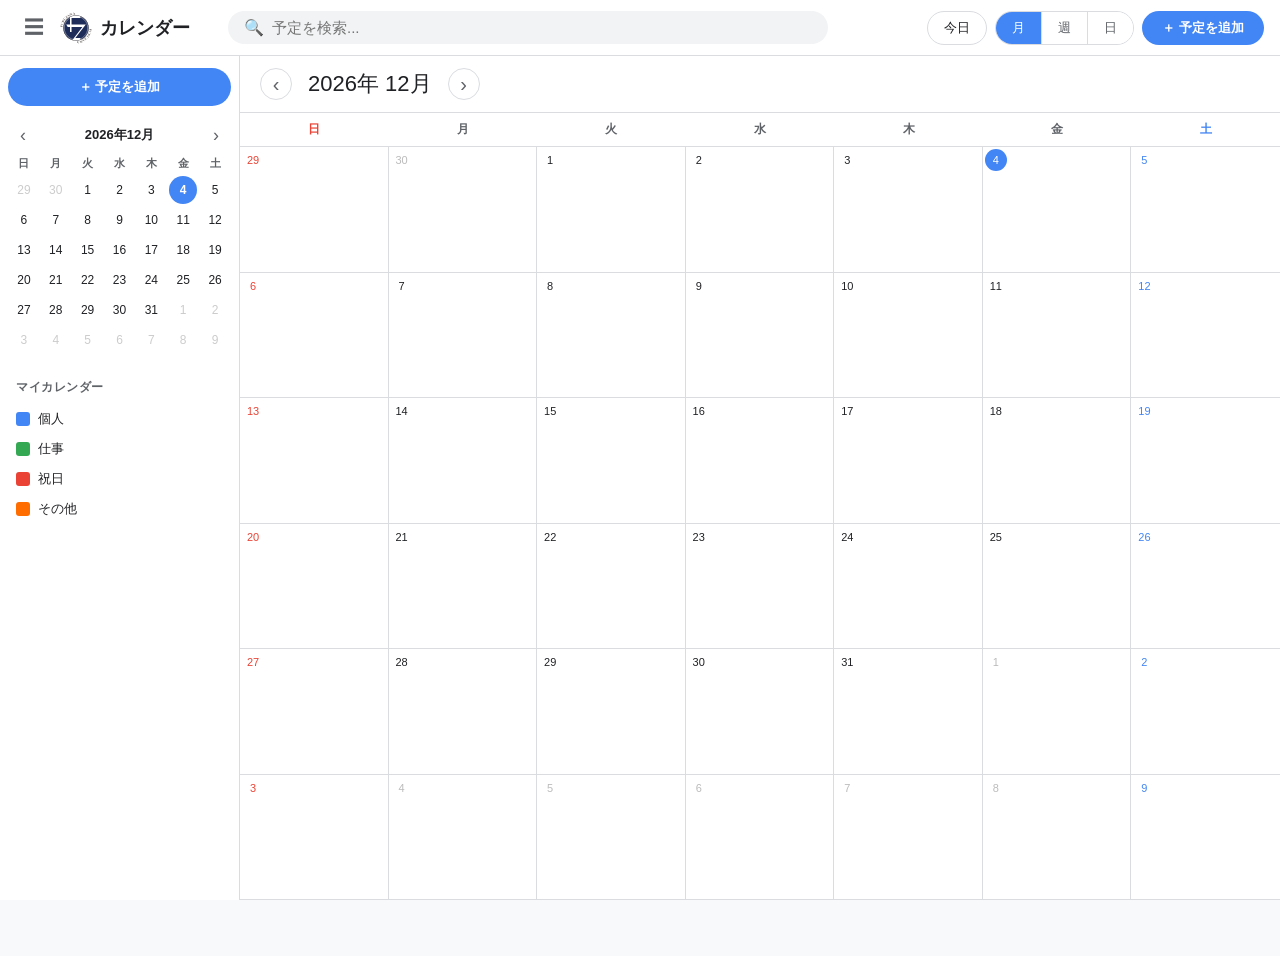
<file: index.html>
<!DOCTYPE html>
<html lang="ja">
<head>
  <meta charset="UTF-8">
  <meta name="viewport" content="width=device-width, initial-scale=1.0">
  <title>予定管理カレンダー</title>
  <link rel="icon" type="image/svg+xml" href="icon.svg">
  <link rel="apple-touch-icon" href="apple-touch-icon.png">
  <meta name="apple-mobile-web-app-capable" content="yes">
  <meta name="apple-mobile-web-app-status-bar-style" content="default">
  <meta name="apple-mobile-web-app-title" content="フクザワ予定管理">
  <link rel="stylesheet" href="style.css">
</head>
<body>

<!-- ===== ヘッダー ===== -->
<header class="header">
  <div class="header-left">
    <button class="hamburger" id="sidebarToggle">&#9776;</button>
    <img src="icon.svg" class="logo-icon" alt="logo">
    <span class="logo">カレンダー</span>
  </div>
  <div class="header-center">
    <div class="search-box">
      <span class="search-icon">🔍</span>
      <input type="text" id="searchInput" placeholder="予定を検索...">
      <button class="search-clear" id="searchClear">✕</button>
    </div>
  </div>
  <div class="header-right">
    <button class="btn-today" id="btnToday">今日</button>
    <div class="view-switcher">
      <button class="view-btn active" data-view="month">月</button>
      <button class="view-btn" data-view="week">週</button>
      <button class="view-btn" data-view="day">日</button>
    </div>
    <button class="btn-new-event" id="btnNewEvent">＋ 予定を追加</button>
  </div>
</header>

<!-- ===== メインレイアウト ===== -->
<div class="main-layout">

  <!-- ===== サイドバー ===== -->
  <aside class="sidebar" id="sidebar">
    <button class="sidebar-new-btn" id="sidebarNewBtn">＋ 予定を追加</button>

    <!-- ミニカレンダー -->
    <div class="mini-calendar">
      <div class="mini-cal-header">
        <button class="mini-nav" id="miniPrev">&#8249;</button>
        <span class="mini-cal-title" id="miniCalTitle"></span>
        <button class="mini-nav" id="miniNext">&#8250;</button>
      </div>
      <div class="mini-cal-grid">
        <div class="mini-day-label">日</div>
        <div class="mini-day-label">月</div>
        <div class="mini-day-label">火</div>
        <div class="mini-day-label">水</div>
        <div class="mini-day-label">木</div>
        <div class="mini-day-label">金</div>
        <div class="mini-day-label">土</div>
        <div id="miniCalDays"></div>
      </div>
    </div>

    <!-- カレンダーリスト -->
    <div class="calendar-list">
      <div class="calendar-list-title">マイカレンダー</div>
      <label class="cal-item"><input type="checkbox" checked data-cal="personal"><span class="cal-color personal"></span>個人</label>
      <label class="cal-item"><input type="checkbox" checked data-cal="work"><span class="cal-color work"></span>仕事</label>
      <label class="cal-item"><input type="checkbox" checked data-cal="holiday"><span class="cal-color holiday"></span>祝日</label>
      <label class="cal-item"><input type="checkbox" checked data-cal="other"><span class="cal-color other"></span>その他</label>
    </div>
  </aside>

  <!-- ===== カレンダー本体 ===== -->
  <div class="calendar-container">

    <!-- ナビゲーションバー -->
    <div class="cal-nav">
      <button class="nav-btn" id="btnPrev">&#8249;</button>
      <h2 class="cal-title" id="calTitle"></h2>
      <button class="nav-btn" id="btnNext">&#8250;</button>
    </div>

    <!-- 月表示 -->
    <div class="view-container" id="monthView">
      <div class="month-grid">
        <div class="day-header">日</div>
        <div class="day-header">月</div>
        <div class="day-header">火</div>
        <div class="day-header">水</div>
        <div class="day-header">木</div>
        <div class="day-header">金</div>
        <div class="day-header">土</div>
      </div>
      <div class="month-body" id="monthBody"></div>
    </div>

    <!-- 週表示 -->
    <div class="view-container hidden" id="weekView">
      <div class="week-header-row" id="weekHeaderRow"></div>
      <div class="week-body">
        <div class="time-col" id="timeCol"></div>
        <div class="week-grid" id="weekGrid"></div>
      </div>
    </div>

    <!-- 日表示 -->
    <div class="view-container hidden" id="dayView">
      <div class="day-header-bar" id="dayHeaderBar"></div>
      <div class="day-body">
        <div class="time-col" id="dayTimeCol"></div>
        <div class="day-grid" id="dayGrid"></div>
      </div>
    </div>

    <!-- 検索結果 -->
    <div class="search-results hidden" id="searchResults">
      <h3 class="search-results-title">検索結果</h3>
      <div id="searchResultsList"></div>
    </div>

  </div>
</div>

<!-- ===== イベント追加・編集モーダル ===== -->
<div class="modal-overlay hidden" id="eventModal">
  <div class="modal">
    <div class="modal-header">
      <h3 id="modalTitle">予定を追加</h3>
      <button class="modal-close" id="modalClose">✕</button>
    </div>
    <div class="modal-body">
      <div class="form-group">
        <input type="text" id="eventTitle" placeholder="タイトル（必須）" class="form-input title-input">
      </div>
      <div class="form-group form-row">
        <label class="form-label">
          <input type="checkbox" id="allDayCheck"> 終日
        </label>
      </div>
      <div class="form-group form-row" id="dateTimeRow">
        <div class="form-col">
          <label class="form-label">開始</label>
          <input type="date" id="startDate" class="form-input">
          <input type="time" id="startTime" class="form-input" value="09:00">
        </div>
        <div class="form-col">
          <label class="form-label">終了</label>
          <input type="date" id="endDate" class="form-input">
          <input type="time" id="endTime" class="form-input" value="10:00">
        </div>
      </div>
      <div class="form-group">
        <input type="text" id="eventLocation" placeholder="📍 場所を追加" class="form-input">
      </div>
      <div class="form-group">
        <textarea id="eventDesc" placeholder="📝 メモを追加" class="form-input form-textarea" rows="3"></textarea>
      </div>
      <div class="form-group">
        <label class="form-label">カレンダー</label>
        <select id="eventCal" class="form-input form-select">
          <option value="personal">個人</option>
          <option value="work">仕事</option>
          <option value="holiday">祝日</option>
          <option value="other">その他</option>
        </select>
      </div>
      <div class="form-group">
        <label class="form-label">色</label>
        <div class="color-picker" id="colorPicker">
          <button class="color-btn active" data-color="#4285F4" style="background:#4285F4"></button>
          <button class="color-btn" data-color="#EA4335" style="background:#EA4335"></button>
          <button class="color-btn" data-color="#34A853" style="background:#34A853"></button>
          <button class="color-btn" data-color="#FBBC04" style="background:#FBBC04"></button>
          <button class="color-btn" data-color="#FF6D00" style="background:#FF6D00"></button>
          <button class="color-btn" data-color="#46BDC6" style="background:#46BDC6"></button>
          <button class="color-btn" data-color="#7986CB" style="background:#7986CB"></button>
          <button class="color-btn" data-color="#E67C73" style="background:#E67C73"></button>
        </div>
      </div>
      <div class="form-group">
        <label class="form-label">繰り返し</label>
        <select id="eventRepeat" class="form-input form-select">
          <option value="none">繰り返しなし</option>
          <option value="daily">毎日</option>
          <option value="weekly">毎週</option>
          <option value="monthly">毎月</option>
          <option value="yearly">毎年</option>
        </select>
      </div>
      <div class="form-group">
        <label class="form-label">通知</label>
        <select id="eventReminder" class="form-input form-select">
          <option value="none">通知なし</option>
          <option value="0">当日</option>
          <option value="10">10分前</option>
          <option value="30">30分前</option>
          <option value="60">1時間前</option>
          <option value="1440">1日前</option>
        </select>
      </div>
    </div>
    <div class="modal-footer">
      <button class="btn-delete hidden" id="btnDelete">削除</button>
      <div class="modal-footer-right">
        <button class="btn-cancel" id="btnCancel">キャンセル</button>
        <button class="btn-save" id="btnSave">保存</button>
      </div>
    </div>
  </div>
</div>

<!-- ===== イベント詳細ポップアップ ===== -->
<div class="event-popup hidden" id="eventPopup">
  <div class="popup-header">
    <div class="popup-color-bar" id="popupColorBar"></div>
    <div class="popup-actions">
      <button class="popup-btn" id="popupEdit" title="編集">✏️</button>
      <button class="popup-btn" id="popupDelete" title="削除">🗑️</button>
      <button class="popup-btn" id="popupClose" title="閉じる">✕</button>
    </div>
  </div>
  <div class="popup-body">
    <h4 class="popup-title" id="popupTitle"></h4>
    <div class="popup-info" id="popupDateTime"></div>
    <div class="popup-info" id="popupLocation"></div>
    <div class="popup-info" id="popupDesc"></div>
    <div class="popup-info" id="popupCal"></div>
  </div>
</div>

<div class="overlay-bg hidden" id="overlayBg"></div>

<script src="app.js"></script>
</body>
</html>
</file>
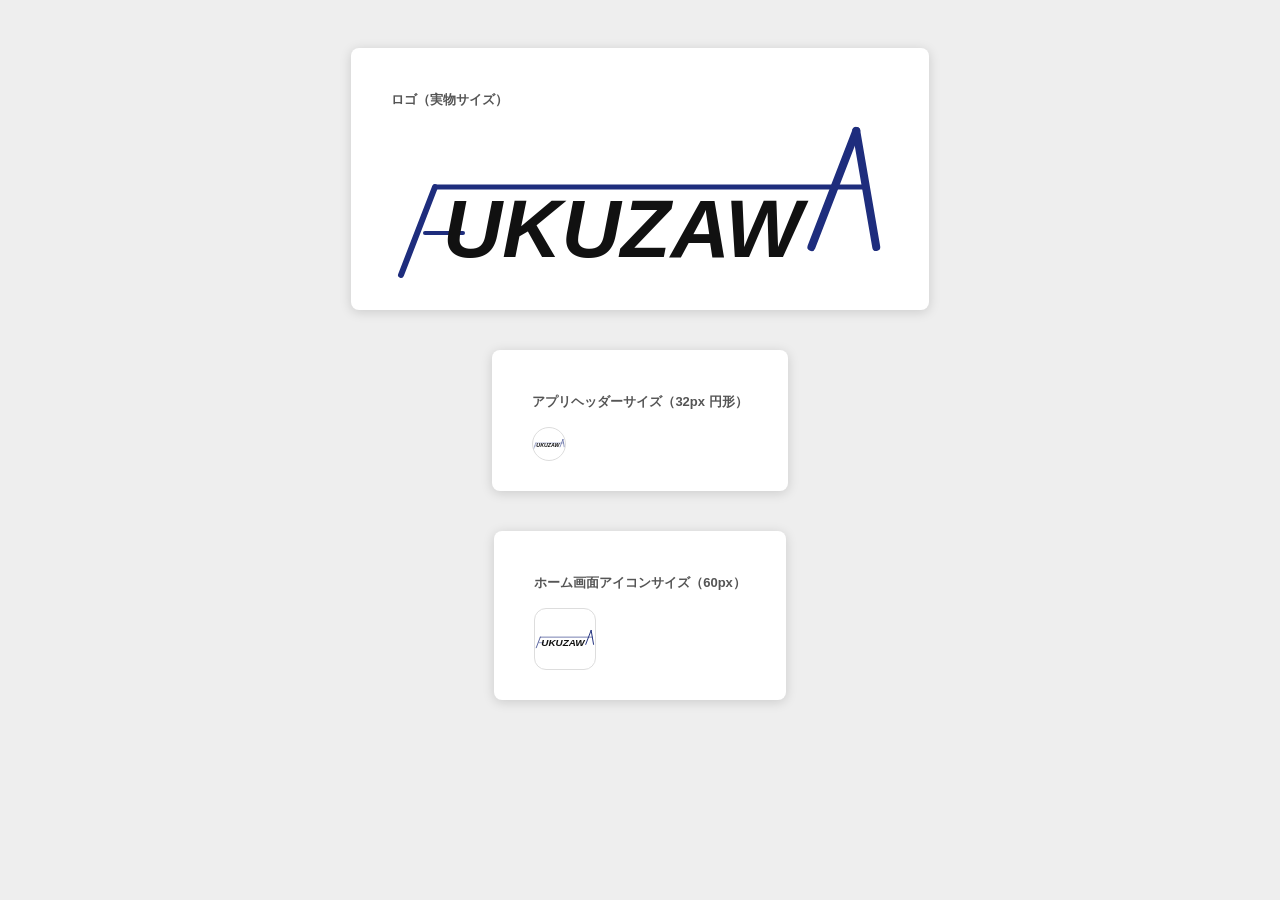
<file: icon-preview.html>
<!DOCTYPE html>
<html>
<head>
  <meta charset="UTF-8">
  <title>アイコンサンプル</title>
  <style>
    body { background: #eee; display: flex; flex-direction: column; align-items: center; gap: 40px; padding: 40px; font-family: sans-serif; }
    .box { background: white; padding: 30px 40px; border-radius: 8px; box-shadow: 0 2px 12px rgba(0,0,0,.15); }
    h3 { margin-bottom: 16px; color: #555; font-size: 13px; }
  </style>
</head>
<body>

  <div class="box">
    <h3>ロゴ（実物サイズ）</h3>
    <svg id="logo" xmlns="http://www.w3.org/2000/svg" style="display:block;"></svg>
  </div>

  <div class="box">
    <h3>アプリヘッダーサイズ（32px 円形）</h3>
    <div style="width:32px;height:32px;border-radius:50%;overflow:hidden;border:1px solid #ddd;">
      <svg id="icon32" xmlns="http://www.w3.org/2000/svg" width="32" height="32" style="display:block;"></svg>
    </div>
  </div>

  <div class="box">
    <h3>ホーム画面アイコンサイズ（60px）</h3>
    <div style="width:60px;height:60px;border-radius:12px;overflow:hidden;border:1px solid #ddd;">
      <svg id="icon60" xmlns="http://www.w3.org/2000/svg" width="60" height="60" style="display:block;"></svg>
    </div>
  </div>

<script>
const NS    = 'http://www.w3.org/2000/svg';
const NAVY  = '#1e2d7d';
const BLACK = '#111111';

// ---- レイアウト定数 ----
const VH       = 155;  // viewBox 高さ
const TOP_Y    = 62;   // F の上横線 ＝ A の横棒 Y（Aの中間位置）
const MID_Y    = 108;  // F の中横線 Y
const BOT_Y    = 150;  // F の左斜め線・下端 Y
const A_PEAK_Y = 6;    // A の頂点 Y（TOP_Y より大きく上）
const A_BOT_Y  = 122;  // A の足元 Y
const DIAG_TX  = 44;   // F の斜め線・上端 X
const DIAG_BX  = 10;   // F の斜め線・下端 X
const TEXT_X   = 52;   // UKUZAW テキスト開始 X
const TEXT_Y   = 132;  // UKUZAW ベースライン Y
const FS       = 82;   // フォントサイズ
const SW       = 5;    // 線の太さ

// F の斜め線の傾き（垂直方向/水平方向）
const F_SLOPE = (BOT_Y - TOP_Y) / (DIAG_TX - DIAG_BX); // (148-38)/(44-10) = 110/34 ≈ 3.24

const logo = document.getElementById('logo');

// ---- UKUZAW テキストを追加して幅を計測 ----
const kuzawEl = document.createElementNS(NS, 'text');
kuzawEl.setAttribute('x', TEXT_X);
kuzawEl.setAttribute('y', TEXT_Y);
kuzawEl.setAttribute('font-family', "'Arial Black','Arial',sans-serif");
kuzawEl.setAttribute('font-size', FS);
kuzawEl.setAttribute('font-weight', '900');
kuzawEl.setAttribute('font-style', 'italic');
kuzawEl.setAttribute('fill', BLACK);
kuzawEl.textContent = 'UKUZAW';
logo.appendChild(kuzawEl);

requestAnimationFrame(() => {
  const kb = kuzawEl.getBBox();
  const kRight = kb.x + kb.width;  // UKUZAW の右端 X

  // ---- A の座標計算 ----
  // 左脚: F と同じ傾きで (aLx, A_BOT_Y) → (aPx, A_PEAK_Y)
  const A_V = A_BOT_Y - A_PEAK_Y;         // 縦幅 = 120
  const aLegH = A_V / F_SLOPE;            // 左脚の水平幅 ≈ 37

  const aLx = kRight + 2;                 // 左足 X
  const aPx = aLx + aLegH;               // 頂点 X
  const aRx = aPx + 20;                  // 右足 X（右脚はやや急角度）

  // A の横棒が TOP_Y と交わる右脚上の X を求める
  // 右脚: (aPx, A_PEAK_Y) → (aRx, A_BOT_Y)
  const t_cross = (TOP_Y - A_PEAK_Y) / (A_BOT_Y - A_PEAK_Y);
  const xCrossR = aPx + (aRx - aPx) * t_cross;  // 右脚が TOP_Y と交わる X

  const VW = aRx + 12;

  // ---- 描画ヘルパー ----
  function mkLine(x1,y1,x2,y2,sw,cap) {
    const el = document.createElementNS(NS,'line');
    el.setAttribute('x1',x1); el.setAttribute('y1',y1);
    el.setAttribute('x2',x2); el.setAttribute('y2',y2);
    el.setAttribute('stroke', NAVY);
    el.setAttribute('stroke-width', sw||SW);
    el.setAttribute('stroke-linecap', cap||'round');
    return el;
  }

  // 1. F の左斜め線
  logo.insertBefore(mkLine(DIAG_BX, BOT_Y, DIAG_TX, TOP_Y, SW+1), kuzawEl);

  // 2. F の上横線 ＋ A の横棒（一本の線で DIAG_TX → xCrossR まで）
  logo.insertBefore(mkLine(DIAG_TX, TOP_Y, xCrossR, TOP_Y, SW), kuzawEl);

  // 3. F の中横線
  logo.insertBefore(mkLine(DIAG_TX-10, MID_Y, DIAG_TX+28, MID_Y, SW-1), kuzawEl);

  // 4. A の左脚（F と同角度）
  logo.appendChild(mkLine(aLx, A_BOT_Y, aPx, A_PEAK_Y, SW+3));

  // 5. A の右脚
  logo.appendChild(mkLine(aPx, A_PEAK_Y, aRx, A_BOT_Y, SW+3));

  // ---- viewBox・width 確定 ----
  logo.setAttribute('viewBox', `0 0 ${VW} ${VH}`);
  logo.setAttribute('width', VW);
  logo.setAttribute('height', VH);

  // icon32 / icon60 にコピー
  ['icon32','icon60'].forEach(id => {
    const el = document.getElementById(id);
    el.setAttribute('viewBox', `0 0 ${VW} ${VH}`);
    el.innerHTML = logo.innerHTML;
  });
});
</script>
</body>
</html>
</file>
<file: style.css>
/* ===== リセット & ベース ===== */
*, *::before, *::after { box-sizing: border-box; margin: 0; padding: 0; }

:root {
  --primary: #4285F4;
  --primary-dark: #3367d6;
  --sidebar-w: 240px;
  --header-h: 56px;
  --bg: #f8f9fa;
  --surface: #ffffff;
  --border: #dadce0;
  --text: #202124;
  --text-muted: #5f6368;
  --shadow: 0 1px 3px rgba(0,0,0,0.12), 0 1px 2px rgba(0,0,0,0.08);
  --shadow-lg: 0 4px 16px rgba(0,0,0,0.16);
  --radius: 8px;
  /* Calendar colors */
  --personal: #4285F4;
  --work: #34A853;
  --holiday: #EA4335;
  --other: #FF6D00;
}

html, body { height: 100%; font-family: 'Segoe UI', 'Hiragino Sans', 'Yu Gothic UI', sans-serif; background: var(--bg); color: var(--text); font-size: 14px; }

.hidden { display: none !important; }

/* ===== ヘッダー ===== */
.header {
  position: fixed; top: 0; left: 0; right: 0; z-index: 100;
  height: var(--header-h);
  background: var(--surface);
  border-bottom: 1px solid var(--border);
  display: flex; align-items: center;
  padding: 0 16px; gap: 12px;
}
.header-left { display: flex; align-items: center; gap: 8px; min-width: 200px; }
.hamburger { background: none; border: none; font-size: 20px; cursor: pointer; padding: 8px; border-radius: 50%; color: var(--text-muted); transition: background .15s; }
.hamburger:hover { background: #f1f3f4; }
.logo-icon { width: 32px; height: 32px; border-radius: 50%; flex-shrink: 0; }
.logo { font-size: 18px; font-weight: 600; color: var(--text); white-space: nowrap; }

.header-center { flex: 1; max-width: 600px; }
.search-box { display: flex; align-items: center; background: #f1f3f4; border-radius: 24px; padding: 0 16px; gap: 8px; transition: background .15s, box-shadow .15s; }
.search-box:focus-within { background: var(--surface); box-shadow: var(--shadow-lg); }
.search-icon { font-size: 16px; color: var(--text-muted); }
.search-box input { flex: 1; border: none; background: transparent; outline: none; padding: 8px 0; font-size: 15px; color: var(--text); }
.search-clear { background: none; border: none; cursor: pointer; color: var(--text-muted); font-size: 14px; padding: 4px; display: none; }
.search-box:focus-within .search-clear { display: block; }

.header-right { display: flex; align-items: center; gap: 8px; margin-left: auto; }
.btn-today { padding: 7px 16px; border: 1px solid var(--border); border-radius: 20px; background: var(--surface); cursor: pointer; font-size: 13px; color: var(--text); font-weight: 500; transition: background .15s; }
.btn-today:hover { background: #f1f3f4; }

.view-switcher { display: flex; border: 1px solid var(--border); border-radius: 20px; overflow: hidden; }
.view-btn { padding: 7px 16px; border: none; background: var(--surface); cursor: pointer; font-size: 13px; color: var(--text-muted); font-weight: 500; transition: background .15s, color .15s; }
.view-btn:not(:last-child) { border-right: 1px solid var(--border); }
.view-btn.active { background: var(--primary); color: #fff; }
.view-btn:not(.active):hover { background: #f1f3f4; color: var(--text); }

.btn-new-event { padding: 8px 20px; background: var(--primary); color: #fff; border: none; border-radius: 20px; cursor: pointer; font-size: 13px; font-weight: 600; white-space: nowrap; transition: background .15s, box-shadow .15s; }
.btn-new-event:hover { background: var(--primary-dark); box-shadow: var(--shadow); }

/* ===== メインレイアウト ===== */
.main-layout { display: flex; margin-top: var(--header-h); height: calc(100vh - var(--header-h)); overflow: hidden; }

/* ===== サイドバー ===== */
.sidebar { width: var(--sidebar-w); background: var(--surface); border-right: 1px solid var(--border); padding: 12px 8px; overflow-y: auto; flex-shrink: 0; transition: width .2s, padding .2s; }
.sidebar.collapsed { width: 0; padding: 0; overflow: hidden; }

.sidebar-new-btn { width: 100%; padding: 10px; background: var(--primary); color: #fff; border: none; border-radius: 20px; cursor: pointer; font-size: 13px; font-weight: 600; margin-bottom: 16px; transition: background .15s; }
.sidebar-new-btn:hover { background: var(--primary-dark); }

/* ミニカレンダー */
.mini-calendar { margin-bottom: 16px; }
.mini-cal-header { display: flex; align-items: center; justify-content: space-between; padding: 0 4px; margin-bottom: 4px; }
.mini-cal-title { font-size: 13px; font-weight: 600; color: var(--text); }
.mini-nav { background: none; border: none; cursor: pointer; font-size: 18px; color: var(--text-muted); padding: 4px 8px; border-radius: 50%; transition: background .15s; line-height: 1; }
.mini-nav:hover { background: #f1f3f4; }

.mini-cal-grid { display: grid; grid-template-columns: repeat(7, 1fr); }
.mini-day-label { text-align: center; font-size: 11px; color: var(--text-muted); padding: 4px 0; font-weight: 600; }
#miniCalDays { display: contents; }
.mini-day { text-align: center; font-size: 12px; padding: 3px; cursor: pointer; border-radius: 50%; width: 28px; height: 28px; display: flex; align-items: center; justify-content: center; margin: 1px auto; transition: background .1s; }
.mini-day:hover { background: #f1f3f4; }
.mini-day.other-month { color: #ccc; }
.mini-day.today { background: var(--primary); color: #fff; font-weight: 700; }
.mini-day.today:hover { background: var(--primary-dark); }
.mini-day.selected { background: #e8f0fe; color: var(--primary); font-weight: 700; }
.mini-day.has-event::after { content: '•'; display: block; font-size: 8px; line-height: 0; margin-top: -2px; color: var(--primary); }
.mini-day.today.has-event::after { color: #fff; }

/* カレンダーリスト */
.calendar-list { padding: 4px 0; }
.calendar-list-title { font-size: 12px; font-weight: 700; color: var(--text-muted); padding: 4px 8px; text-transform: uppercase; letter-spacing: 0.5px; margin-bottom: 4px; }
.cal-item { display: flex; align-items: center; gap: 8px; padding: 6px 8px; cursor: pointer; border-radius: 4px; font-size: 13px; color: var(--text); transition: background .15s; }
.cal-item:hover { background: #f1f3f4; }
.cal-item input { display: none; }
.cal-color { width: 14px; height: 14px; border-radius: 3px; flex-shrink: 0; }
.cal-color.personal { background: var(--personal); }
.cal-color.work { background: var(--work); }
.cal-color.holiday { background: var(--holiday); }
.cal-color.other { background: var(--other); }
.cal-item input:not(:checked) ~ .cal-color { opacity: 0.3; }

/* ===== カレンダー本体 ===== */
.calendar-container { flex: 1; display: flex; flex-direction: column; overflow: hidden; background: var(--surface); }

.cal-nav { display: flex; align-items: center; gap: 16px; padding: 12px 20px; border-bottom: 1px solid var(--border); }
.nav-btn { background: none; border: 1px solid var(--border); border-radius: 50%; width: 32px; height: 32px; font-size: 20px; cursor: pointer; color: var(--text-muted); display: flex; align-items: center; justify-content: center; transition: background .15s; line-height: 1; }
.nav-btn:hover { background: #f1f3f4; }
.cal-title { font-size: 22px; font-weight: 400; color: var(--text); }

.view-container { flex: 1; overflow: hidden; display: flex; flex-direction: column; }

/* ===== 月表示 ===== */
.month-grid { display: grid; grid-template-columns: repeat(7, 1fr); border-bottom: 1px solid var(--border); }
.day-header { text-align: center; padding: 8px; font-size: 12px; font-weight: 600; color: var(--text-muted); text-transform: uppercase; }
.day-header:first-child { color: #EA4335; }
.day-header:last-child { color: var(--primary); }

.month-body { flex: 1; display: grid; grid-template-columns: repeat(7, 1fr); grid-template-rows: repeat(6, 1fr); overflow-y: auto; }
.month-cell { border-right: 1px solid var(--border); border-bottom: 1px solid var(--border); padding: 2px; min-height: 80px; cursor: pointer; transition: background .1s; position: relative; overflow: hidden; }
.month-cell:nth-child(7n) { border-right: none; }
.month-cell:hover { background: #fafafa; }
.month-cell.other-month .cell-date { color: #bbb; }
.month-cell.today .cell-date { background: var(--primary); color: #fff; border-radius: 50%; }
.month-cell.selected { background: #e8f0fe; }

.cell-date { width: 22px; height: 22px; display: flex; align-items: center; justify-content: center; font-size: 11px; font-weight: 500; margin-bottom: 1px; border-radius: 50%; transition: background .1s; }
.month-cell:first-child .cell-date, .month-cell:nth-child(7n+1) .cell-date { color: #EA4335; }
.month-cell:nth-child(7n) .cell-date { color: var(--primary); }
.month-cell.today .cell-date { color: #fff !important; }

.month-event { font-size: 10px; padding: 1px 2px; border-radius: 3px; margin-bottom: 1px; cursor: pointer; white-space: nowrap; overflow: hidden; text-overflow: ellipsis; color: #fff; font-weight: 500; transition: opacity .1s; }
.month-event:hover { opacity: 0.85; }
.month-event.all-day { border-radius: 3px; }
.month-event.timed::before { content: none; }
.month-more { font-size: 11px; color: var(--text-muted); padding: 2px 4px; cursor: pointer; }
.month-more:hover { text-decoration: underline; }

/* ===== 週表示 ===== */
.week-header-row { display: grid; grid-template-columns: 60px repeat(7, 1fr); border-bottom: 1px solid var(--border); background: var(--surface); flex-shrink: 0; }
.week-header-cell { text-align: center; padding: 8px 4px; }
.week-header-cell .wh-day { font-size: 11px; color: var(--text-muted); text-transform: uppercase; font-weight: 600; }
.week-header-cell .wh-date { font-size: 24px; font-weight: 300; color: var(--text); width: 40px; height: 40px; display: flex; align-items: center; justify-content: center; border-radius: 50%; margin: 0 auto; cursor: pointer; transition: background .1s; }
.week-header-cell .wh-date:hover { background: #f1f3f4; }
.week-header-cell.today .wh-date { background: var(--primary); color: #fff; }
.week-header-cell:nth-child(2) .wh-day { color: #EA4335; }
.week-header-cell:last-child .wh-day { color: var(--primary); }

.week-body { flex: 1; display: flex; overflow-y: auto; position: relative; }
.week-grid { display: grid; grid-template-columns: repeat(7, 1fr); flex: 1; position: relative; }

.time-col { width: 60px; flex-shrink: 0; }
.time-slot-label { height: 60px; display: flex; align-items: flex-start; justify-content: flex-end; padding-right: 8px; font-size: 11px; color: var(--text-muted); padding-top: 2px; }

.week-col { position: relative; border-right: 1px solid var(--border); }
.week-col:last-child { border-right: none; }
.hour-cell { height: 60px; border-bottom: 1px solid #f0f0f0; cursor: pointer; transition: background .1s; }
.hour-cell:hover { background: #f8f9ff; }
.week-event { position: absolute; left: 2px; right: 2px; border-radius: 4px; padding: 2px 6px; font-size: 11px; color: #fff; cursor: pointer; overflow: hidden; z-index: 2; min-height: 20px; transition: opacity .1s; }
.week-event:hover { opacity: 0.85; z-index: 3; }

/* 現在時刻ライン */
.now-line { position: absolute; left: 0; right: 0; z-index: 10; pointer-events: none; }
.now-line::before { content: ''; display: block; height: 2px; background: #EA4335; }
.now-dot { position: absolute; left: -5px; top: -4px; width: 10px; height: 10px; border-radius: 50%; background: #EA4335; }

/* ===== 日表示 ===== */
.day-header-bar { display: grid; grid-template-columns: 60px 1fr; border-bottom: 1px solid var(--border); padding: 8px 0; flex-shrink: 0; }
.day-header-info { text-align: center; }
.day-header-info .dh-day { font-size: 12px; color: var(--text-muted); text-transform: uppercase; font-weight: 600; }
.day-header-info .dh-date { font-size: 36px; font-weight: 300; color: var(--text); }
.day-header-info.today .dh-date { color: var(--primary); }

.day-body { flex: 1; display: flex; overflow-y: auto; }
.day-grid { flex: 1; position: relative; border-left: 1px solid var(--border); }
.day-hour-cell { height: 60px; border-bottom: 1px solid #f0f0f0; cursor: pointer; transition: background .1s; }
.day-hour-cell:hover { background: #f8f9ff; }
.day-event { position: absolute; left: 4px; right: 4px; border-radius: 4px; padding: 4px 8px; font-size: 12px; color: #fff; cursor: pointer; overflow: hidden; z-index: 2; min-height: 24px; }
.day-event:hover { opacity: 0.85; z-index: 3; }
.day-event .de-title { font-weight: 600; }
.day-event .de-time { font-size: 11px; opacity: 0.9; }

/* ===== 検索結果 ===== */
.search-results { padding: 20px; overflow-y: auto; flex: 1; }
.search-results-title { font-size: 16px; font-weight: 600; margin-bottom: 16px; color: var(--text); }
.search-result-item { display: flex; align-items: center; gap: 12px; padding: 12px 16px; border: 1px solid var(--border); border-radius: var(--radius); margin-bottom: 8px; cursor: pointer; transition: box-shadow .15s, background .15s; }
.search-result-item:hover { box-shadow: var(--shadow); background: #fafafa; }
.search-result-dot { width: 12px; height: 12px; border-radius: 50%; flex-shrink: 0; }
.search-result-body { flex: 1; }
.search-result-title { font-weight: 600; font-size: 14px; }
.search-result-meta { font-size: 12px; color: var(--text-muted); margin-top: 2px; }
.search-no-result { text-align: center; color: var(--text-muted); padding: 40px; }

/* ===== モーダル ===== */
.modal-overlay { position: fixed; inset: 0; z-index: 1000; display: flex; align-items: center; justify-content: center; background: rgba(0,0,0,0.4); }
.modal { background: var(--surface); border-radius: 12px; width: 520px; max-width: 95vw; max-height: 90vh; display: flex; flex-direction: column; box-shadow: var(--shadow-lg); animation: modalIn .18s ease; }
@keyframes modalIn { from { opacity: 0; transform: scale(.95) translateY(-8px); } to { opacity: 1; transform: scale(1) translateY(0); } }

.modal-header { display: flex; align-items: center; justify-content: space-between; padding: 20px 24px 0; }
.modal-header h3 { font-size: 18px; font-weight: 600; }
.modal-close { background: none; border: none; cursor: pointer; font-size: 18px; color: var(--text-muted); padding: 4px 8px; border-radius: 4px; transition: background .1s; }
.modal-close:hover { background: #f1f3f4; }

.modal-body { padding: 16px 24px; overflow-y: auto; flex: 1; display: flex; flex-direction: column; gap: 12px; }
.form-group { display: flex; flex-direction: column; gap: 4px; }
.form-row { flex-direction: row; align-items: center; gap: 16px; }
.form-col { display: flex; flex-direction: column; gap: 4px; flex: 1; }
.form-label { font-size: 13px; color: var(--text-muted); font-weight: 500; }
.form-input { border: 1px solid var(--border); border-radius: 6px; padding: 9px 12px; font-size: 14px; color: var(--text); background: var(--surface); outline: none; transition: border-color .15s, box-shadow .15s; font-family: inherit; width: 100%; }
.form-input:focus { border-color: var(--primary); box-shadow: 0 0 0 3px rgba(66,133,244,0.15); }
.title-input { font-size: 18px; font-weight: 500; border: none; border-bottom: 2px solid var(--border); border-radius: 0; padding: 8px 0; }
.title-input:focus { border-bottom-color: var(--primary); box-shadow: none; }
.form-textarea { resize: vertical; min-height: 70px; }
.form-select { appearance: none; background-image: url("data:image/svg+xml,%3Csvg xmlns='http://www.w3.org/2000/svg' width='12' height='12' viewBox='0 0 12 12'%3E%3Cpath fill='%235f6368' d='M6 8L1 3h10z'/%3E%3C/svg%3E"); background-repeat: no-repeat; background-position: right 12px center; padding-right: 32px; cursor: pointer; }

.color-picker { display: flex; gap: 8px; flex-wrap: wrap; }
.color-btn { width: 28px; height: 28px; border-radius: 50%; border: 3px solid transparent; cursor: pointer; transition: transform .1s, border-color .1s; }
.color-btn:hover { transform: scale(1.15); }
.color-btn.active { border-color: #fff; box-shadow: 0 0 0 2px var(--text); }

.modal-footer { display: flex; align-items: center; justify-content: space-between; padding: 12px 24px 20px; border-top: 1px solid var(--border); margin-top: 4px; }
.modal-footer-right { display: flex; gap: 8px; }
.btn-cancel { padding: 8px 20px; border: 1px solid var(--border); border-radius: 6px; background: var(--surface); cursor: pointer; font-size: 14px; color: var(--text); transition: background .15s; }
.btn-cancel:hover { background: #f1f3f4; }
.btn-save { padding: 8px 24px; background: var(--primary); color: #fff; border: none; border-radius: 6px; cursor: pointer; font-size: 14px; font-weight: 600; transition: background .15s; }
.btn-save:hover { background: var(--primary-dark); }
.btn-delete { padding: 8px 20px; background: #EA4335; color: #fff; border: none; border-radius: 6px; cursor: pointer; font-size: 14px; font-weight: 600; transition: background .15s; }
.btn-delete:hover { background: #d33426; }

/* ===== イベントポップアップ ===== */
.event-popup { position: fixed; z-index: 500; background: var(--surface); border-radius: var(--radius); box-shadow: var(--shadow-lg); width: 320px; max-width: 90vw; animation: popupIn .15s ease; }
@keyframes popupIn { from { opacity: 0; transform: scale(.95); } to { opacity: 1; transform: scale(1); } }

.popup-header { display: flex; align-items: center; justify-content: flex-end; padding: 8px 8px 0; gap: 4px; }
.popup-color-bar { flex: 1; }
.popup-actions { display: flex; gap: 2px; }
.popup-btn { background: none; border: none; cursor: pointer; font-size: 16px; padding: 6px 8px; border-radius: 4px; transition: background .1s; }
.popup-btn:hover { background: #f1f3f4; }
.popup-body { padding: 4px 16px 16px; }
.popup-title { font-size: 18px; font-weight: 500; margin-bottom: 12px; word-break: break-word; }
.popup-info { font-size: 13px; color: var(--text-muted); margin-bottom: 6px; line-height: 1.5; }
.popup-info:empty { display: none; }

.overlay-bg { position: fixed; inset: 0; z-index: 490; }

/* ===== レスポンシブ：イベントポップアップ（モバイル） ===== */
@media (max-width: 768px) {
  .event-popup {
    position: fixed !important;
    bottom: 0 !important;
    left: 0 !important;
    right: 0 !important;
    top: auto !important;
    width: 100% !important;
    max-width: 100% !important;
    border-radius: 16px 16px 0 0;
    box-shadow: 0 -4px 24px rgba(0,0,0,0.18);
    animation: slideUp .22s ease !important;
  }
  @keyframes slideUp {
    from { transform: translateY(100%); opacity: 0; }
    to   { transform: translateY(0);   opacity: 1; }
  }
  .overlay-bg {
    background: rgba(0,0,0,0.35);
  }
  .popup-title { font-size: 16px; }
  .popup-body { padding: 8px 20px 28px; }
}

/* ===== スクロールバー ===== */
::-webkit-scrollbar { width: 6px; height: 6px; }
::-webkit-scrollbar-track { background: transparent; }
::-webkit-scrollbar-thumb { background: #ccc; border-radius: 3px; }
::-webkit-scrollbar-thumb:hover { background: #aaa; }

/* ===== レスポンシブ ===== */
@media (max-width: 768px) {
  :root { --sidebar-w: 0px; }
  .sidebar { position: fixed; top: var(--header-h); left: 0; bottom: 0; z-index: 200; width: 260px; transform: translateX(-100%); transition: transform .25s; box-shadow: var(--shadow-lg); }
  .sidebar.mobile-open { transform: translateX(0); }
  .btn-new-event { display: none; }
  .header-center { max-width: 100%; }
  .cal-title { font-size: 16px; }
  .week-header-cell .wh-date { font-size: 16px; width: 28px; height: 28px; }
}
</file>
